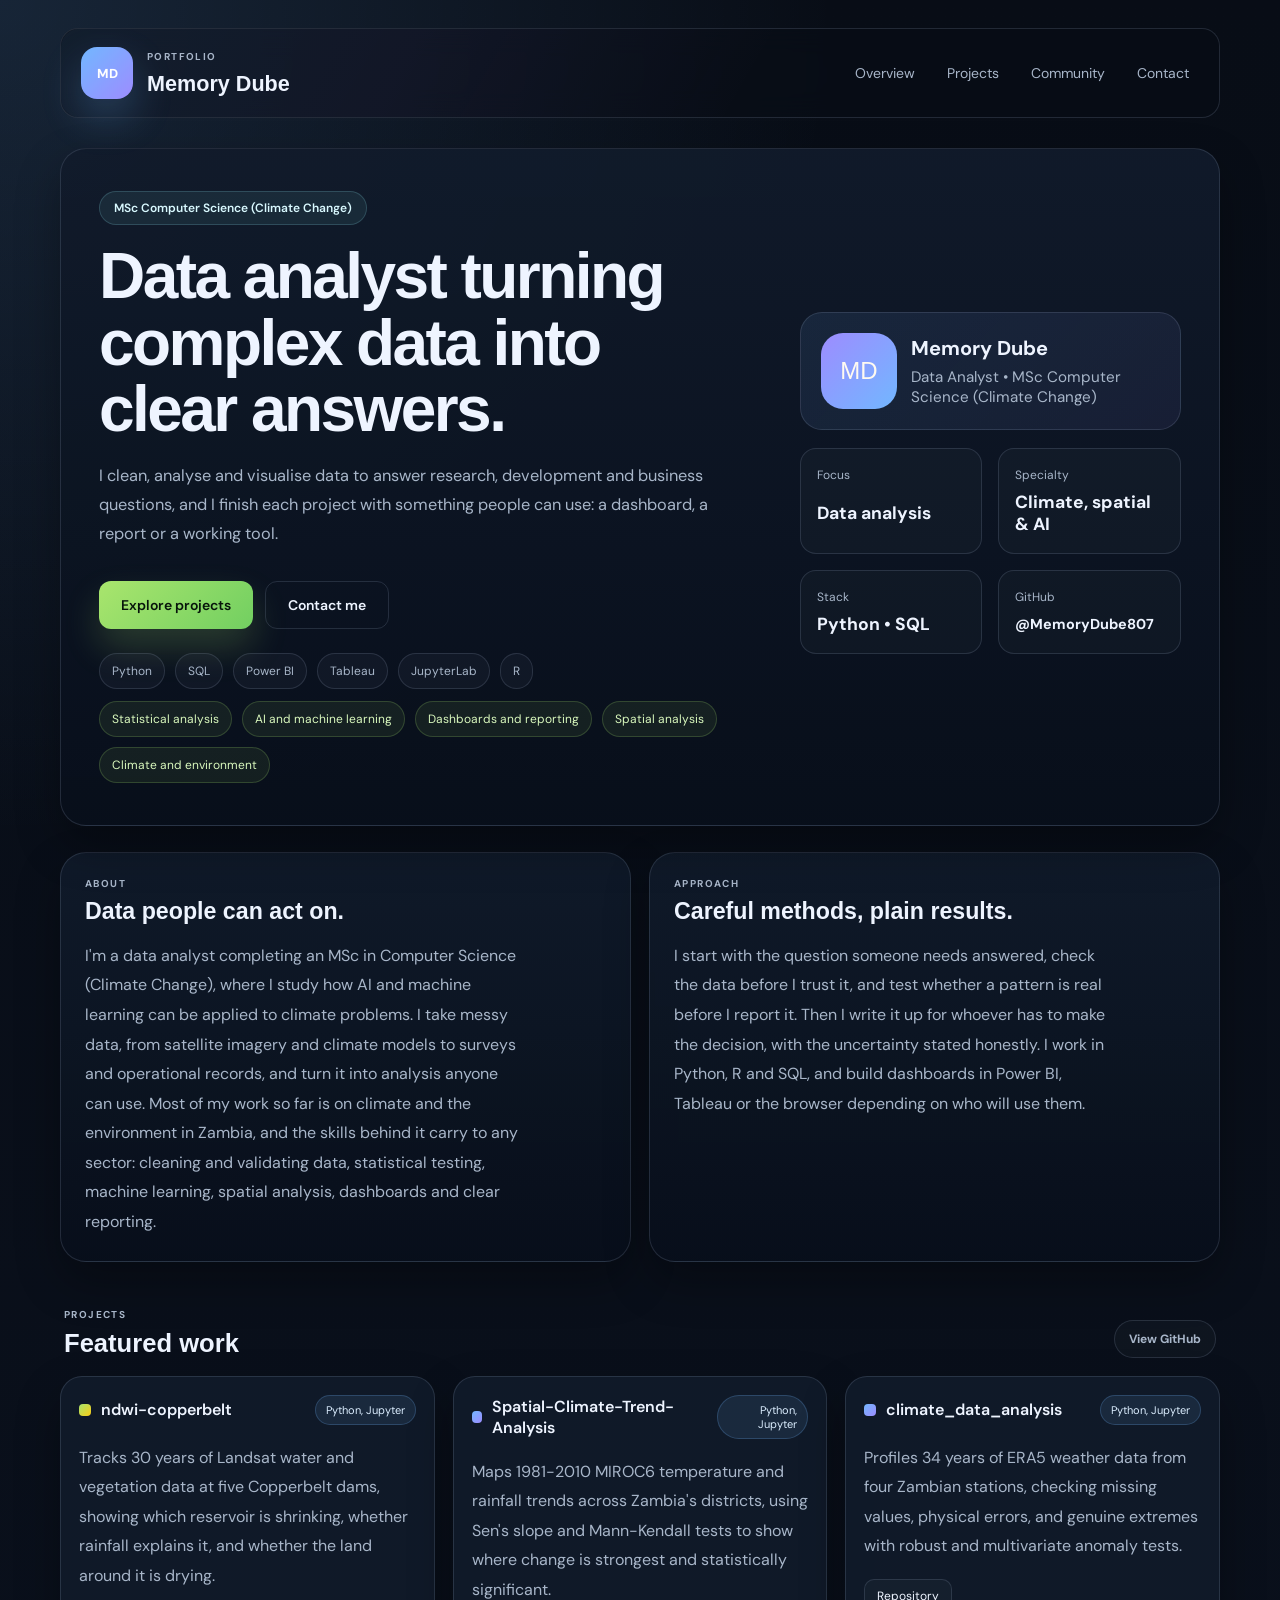
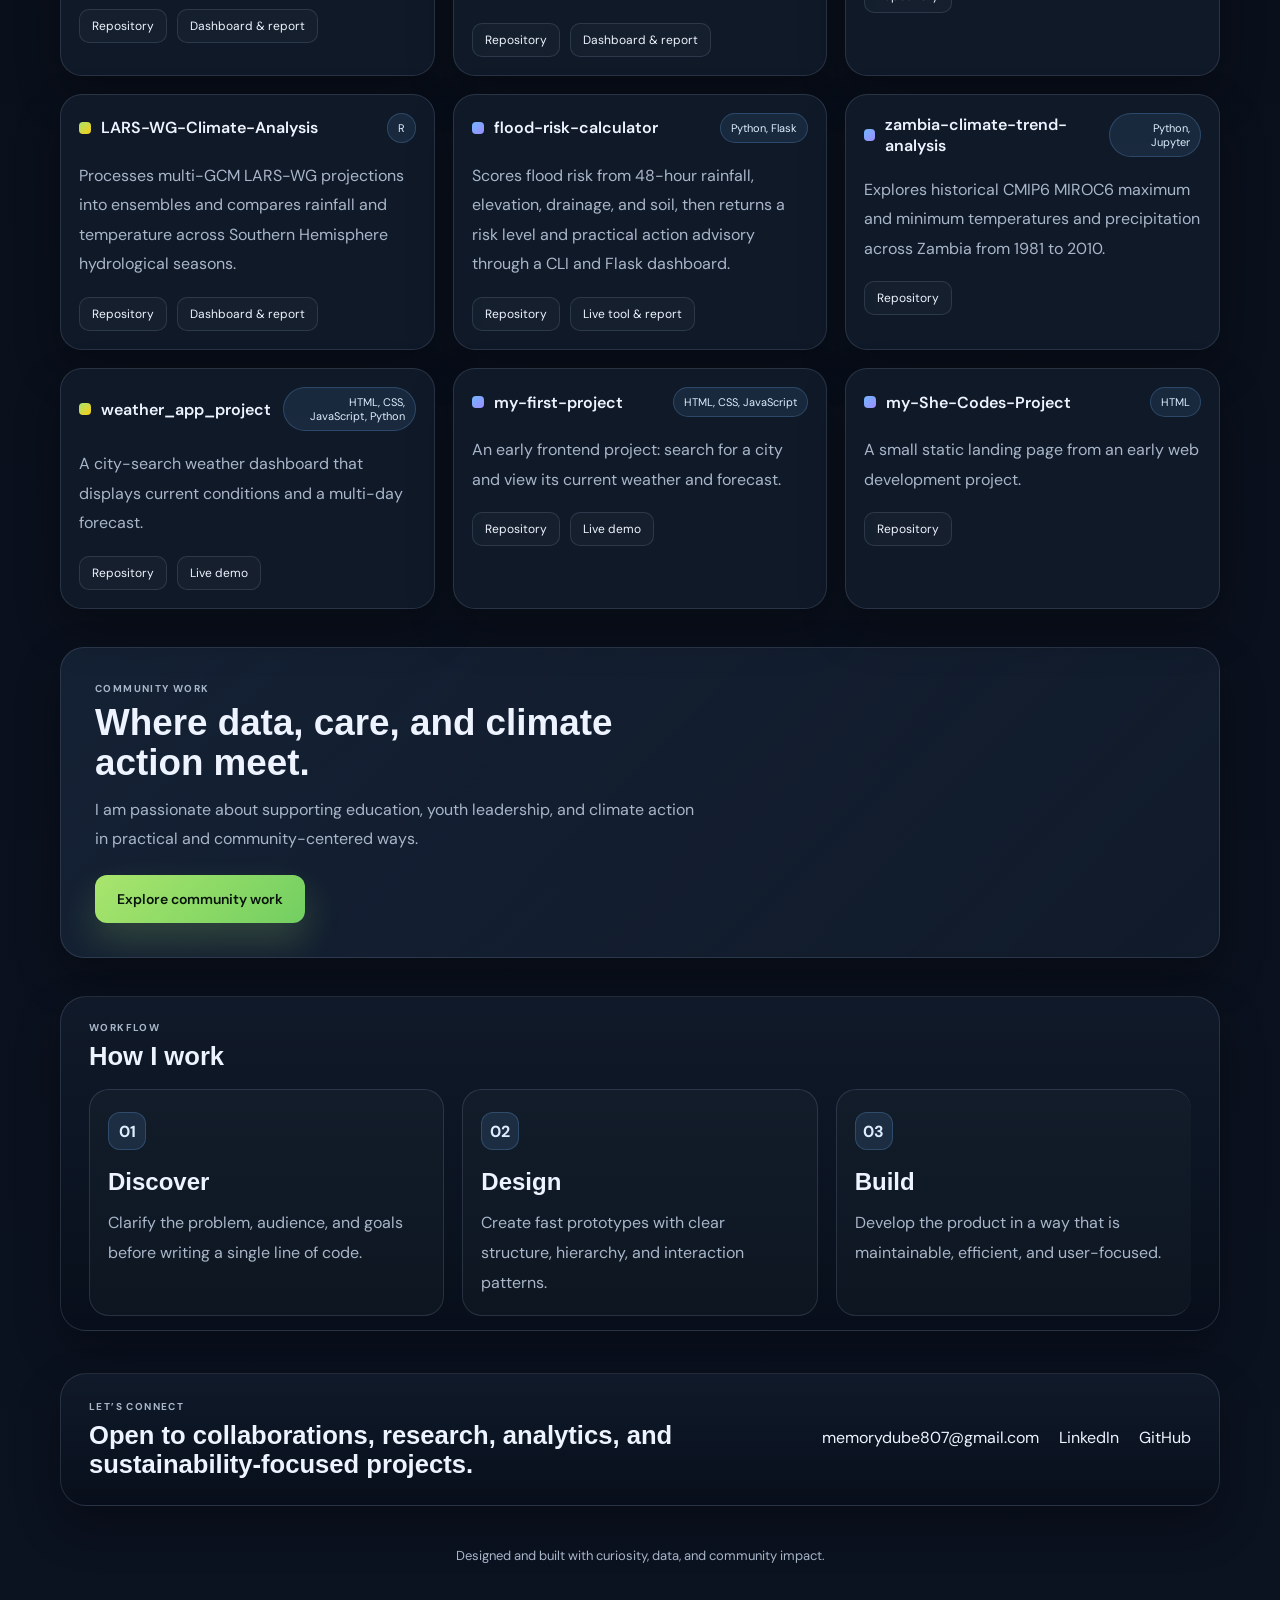
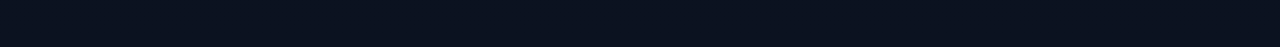
<file: index.html>
<!DOCTYPE html>
<html lang="en">
  <head>
    <meta charset="UTF-8" />
    <meta name="viewport" content="width=device-width, initial-scale=1.0" />
    <title>Memory Dube | Portfolio</title>
    <meta
      name="description"
      content="Portfolio of Memory Dube, data analyst and MSc Computer Science (Climate Change) candidate."
    />
    <link rel="preconnect" href="https://fonts.googleapis.com" />
    <link rel="preconnect" href="https://fonts.gstatic.com" crossorigin />
    <link
      href="https://fonts.googleapis.com/css2?family=DM+Sans:wght@400;500;600;700&family=DM+Serif+Display&display=swap"
      rel="stylesheet"
    />
    <link rel="stylesheet" href="styles.css?v=20261028" />
  </head>
  <body>
    <div class="page-shell">
      <header class="topbar">
        <div class="brand-wrap">
          <div class="brand-mark">MD</div>
          <div>
            <p class="eyebrow">Portfolio</p>
            <h1>Memory Dube</h1>
          </div>
        </div>

        <nav class="main-nav" aria-label="Main navigation">
          <a href="#overview">Overview</a>
          <a href="#projects">Projects</a>
          <a href="community.html">Community</a>
          <a href="#contact">Contact</a>
        </nav>
      </header>

      <main>
        <section id="overview" class="hero card">
          <div class="hero-copy">
            <span class="badge">MSc Computer Science (Climate Change)</span>
            <h2>Data analyst turning complex data into clear answers.</h2>
            <p>
              I clean, analyse and visualise data to answer research, development and business
              questions, and I finish each project with something people can use: a dashboard, a
              report or a working tool.
            </p>

            <div class="cta-row">
              <a href="#projects" class="primary-btn">Explore projects</a>
              <a href="#contact" class="secondary-btn">Contact me</a>
            </div>

            <div class="tag-row" aria-label="Tech stack">
              <span>Python</span>
              <span>SQL</span>
              <span>Power BI</span>
              <span>Tableau</span>
              <span>JupyterLab</span>
              <span>R</span>
            </div>

            <div class="impact-row" aria-label="Focus areas">
              <span>Statistical analysis</span>
              <span>AI and machine learning</span>
              <span>Dashboards and reporting</span>
              <span>Spatial analysis</span>
              <span>Climate and environment</span>
            </div>
          </div>

          <aside class="info-panel">
            <div class="profile-card">
              <div class="avatar" style="flex-shrink: 0">MD</div>
              <div>
                <p class="profile-name">Memory Dube</p>
                <p class="profile-role">Data Analyst • MSc Computer Science (Climate Change)</p>
              </div>
            </div>

            <div class="stat-grid">
              <div>
                <span>Focus</span>
                <strong>Data analysis</strong>
              </div>
              <div>
                <span>Specialty</span>
                <strong>Climate, spatial &amp; AI</strong>
              </div>
              <div>
                <span>Stack</span>
                <strong>Python • SQL</strong>
              </div>
              <div>
                <span>GitHub</span>
                <strong style="font-size: 0.9em; overflow-wrap: anywhere">@MemoryDube807</strong>
              </div>
            </div>
          </aside>
        </section>

        <section class="about-grid">
          <article class="mini-card card">
            <p class="eyebrow">About</p>
            <h3>Data people can act on.</h3>
            <p>
              I'm a data analyst completing an MSc in Computer Science (Climate Change), where I study
              how AI and machine learning can be applied to climate problems. I take messy data, from
              satellite imagery and climate models to surveys and operational records, and turn it into
              analysis anyone can use. Most of my work so far is on climate and the environment in
              Zambia, and the skills behind it carry to any sector: cleaning and validating data,
              statistical testing, machine learning, spatial analysis, dashboards and clear reporting.
            </p>
          </article>

          <article class="mini-card card">
            <p class="eyebrow">Approach</p>
            <h3>Careful methods, plain results.</h3>
            <p>
              I start with the question someone needs answered, check the data before I trust it, and
              test whether a pattern is real before I report it. Then I write it up for whoever has to
              make the decision, with the uncertainty stated honestly. I work in Python, R and SQL, and
              build dashboards in Power BI, Tableau or the browser depending on who will use them.
            </p>
          </article>
        </section>

        <section id="projects" class="section-header">
          <div>
            <p class="eyebrow">Projects</p>
            <h3>Featured work</h3>
          </div>
          <a href="https://github.com/MemoryDube807?tab=repositories" target="_blank" rel="noreferrer">View GitHub</a>
        </section>
        <div id="projectsGrid" class="projects-grid"></div>

        <section class="community-showcase">
          <article class="story-card">
            <div class="story-copy">
              <p class="eyebrow">Community work</p>
              <h3>Where data, care, and climate action meet.</h3>
              <p>
                I am passionate about supporting education, youth leadership, and climate action in
                practical and community-centered ways.
              </p>
              <a href="community.html" class="primary-btn">Explore community work</a>
            </div>
          </article>
        </section>

        <section class="process card">
          <p class="eyebrow">Workflow</p>
          <h3>How I work</h3>
          <div class="process-grid">
            <article>
              <span>01</span>
              <h4>Discover</h4>
              <p>Clarify the problem, audience, and goals before writing a single line of code.</p>
            </article>
            <article>
              <span>02</span>
              <h4>Design</h4>
              <p>Create fast prototypes with clear structure, hierarchy, and interaction patterns.</p>
            </article>
            <article>
              <span>03</span>
              <h4>Build</h4>
              <p>Develop the product in a way that is maintainable, efficient, and user-focused.</p>
            </article>
          </div>
        </section>

        <section id="contact" class="contact card">
          <div>
            <p class="eyebrow">Let’s connect</p>
            <h3>Open to collaborations, research, analytics, and sustainability-focused projects.</h3>
          </div>

          <div class="contact-links">
            <a href="mailto:memorydube807@gmail.com">memorydube807@gmail.com</a>
            <a href="https://www.linkedin.com/in/memory-d-347bab246/" target="_blank" rel="noreferrer">LinkedIn</a>
            <a href="https://github.com/MemoryDube807" target="_blank" rel="noreferrer">GitHub</a>
          </div>
        </section>
      </main>

      <footer class="footer">
        <p>Designed and built with curiosity, data, and community impact.</p>
      </footer>
    </div>

    <script src="script.js?v=20261028b"></script>
  </body>
</html>
</file>
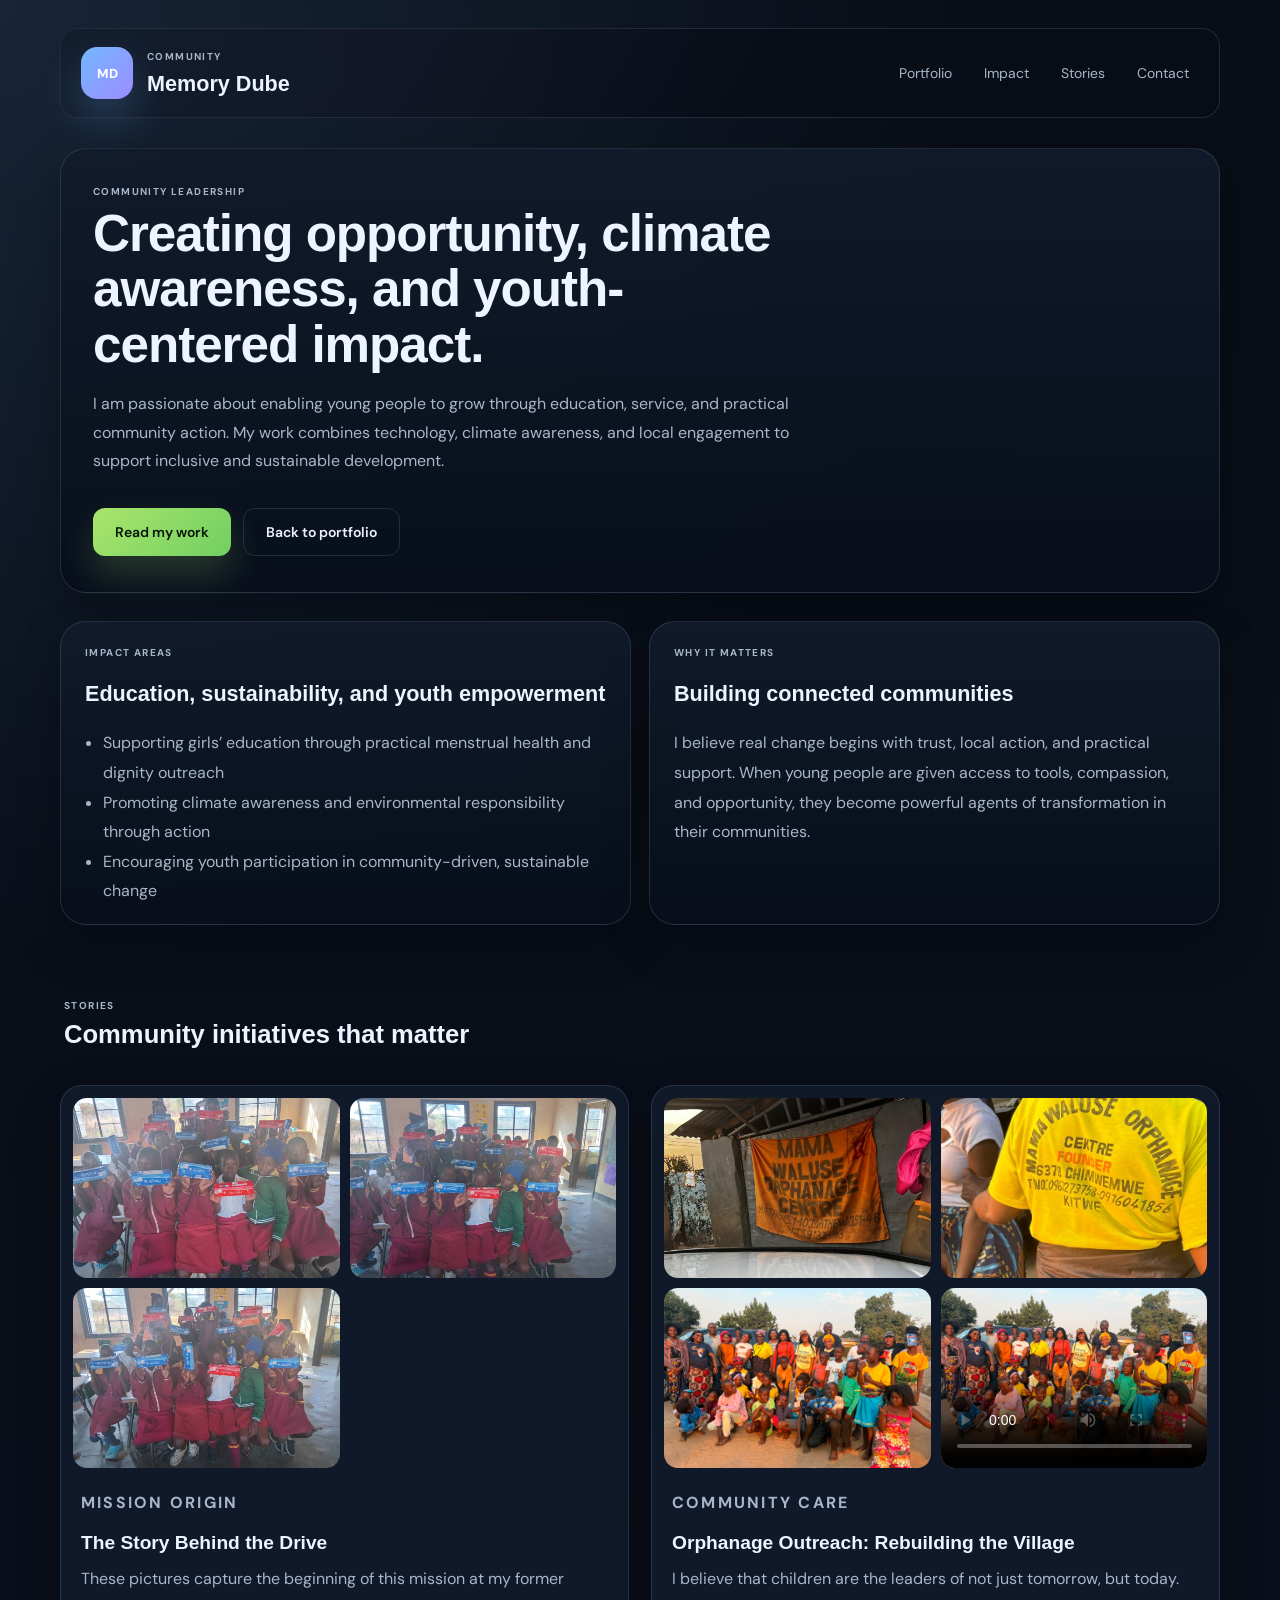
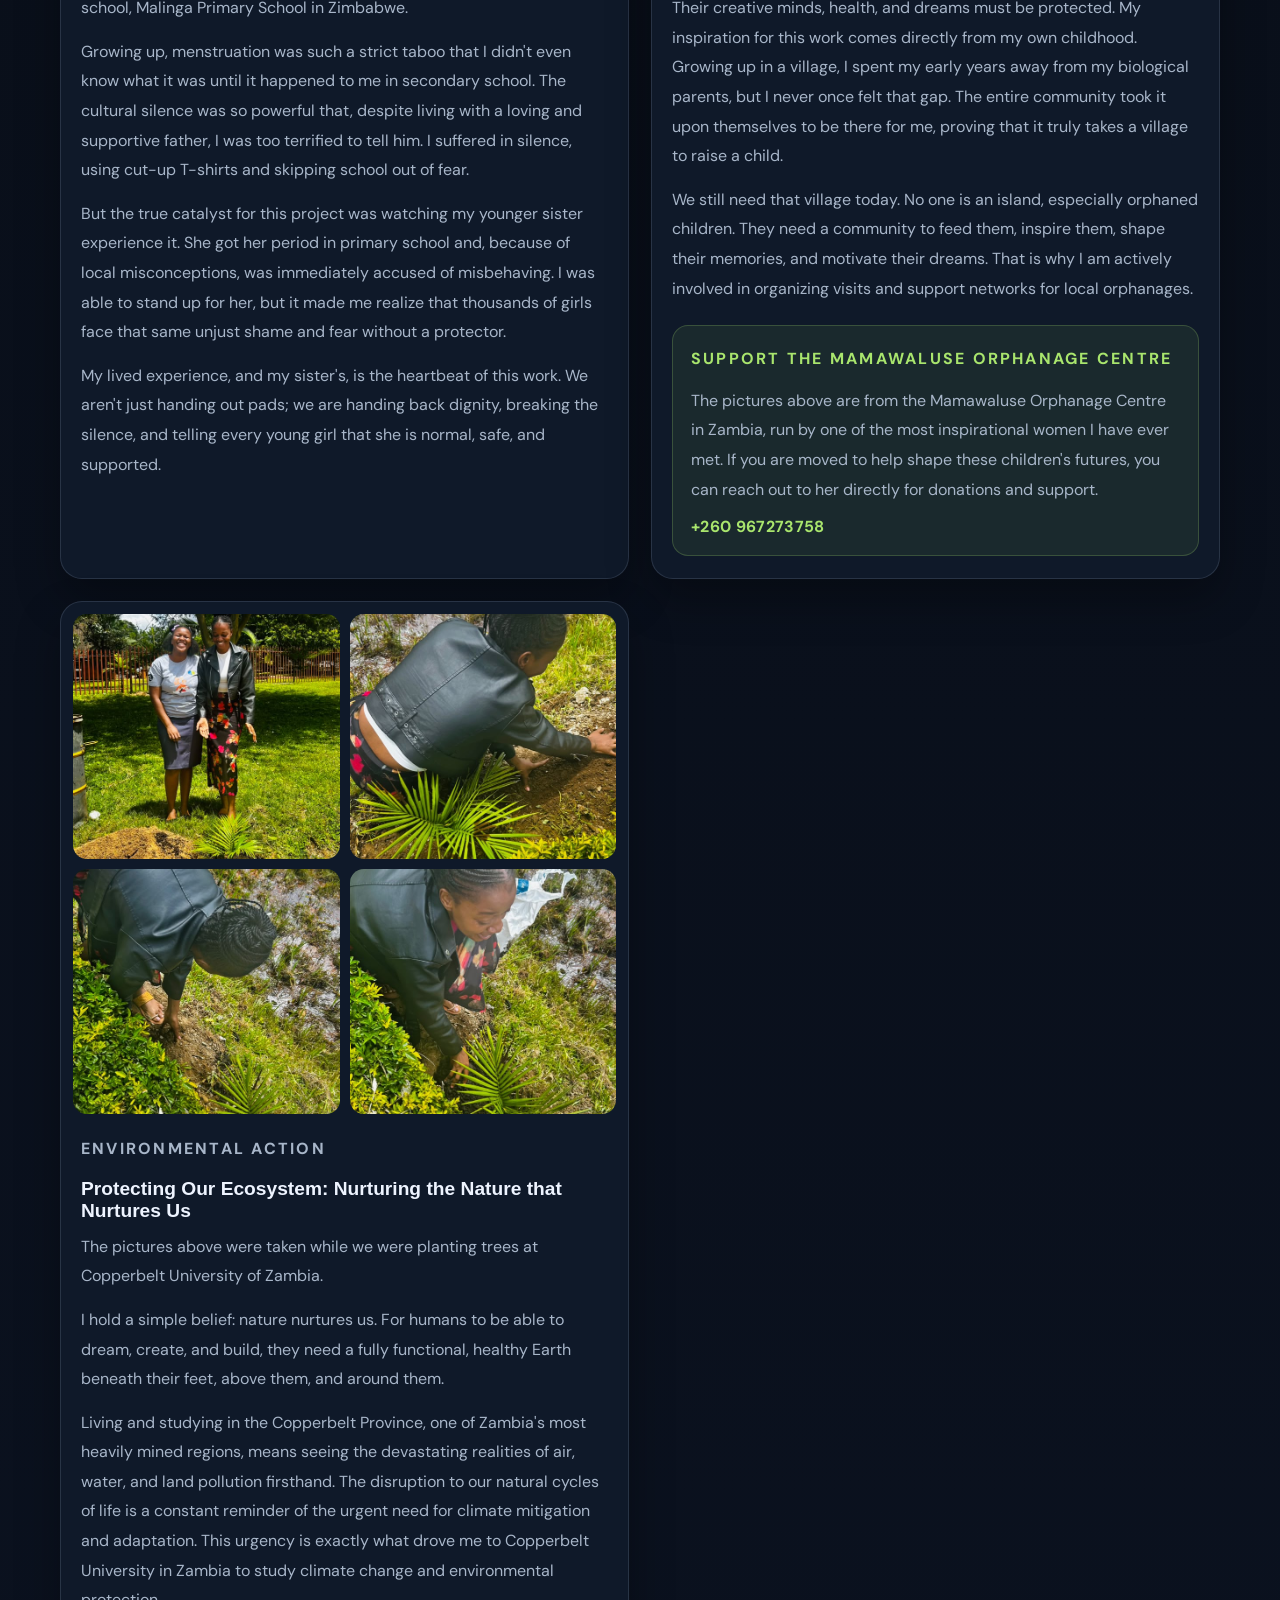
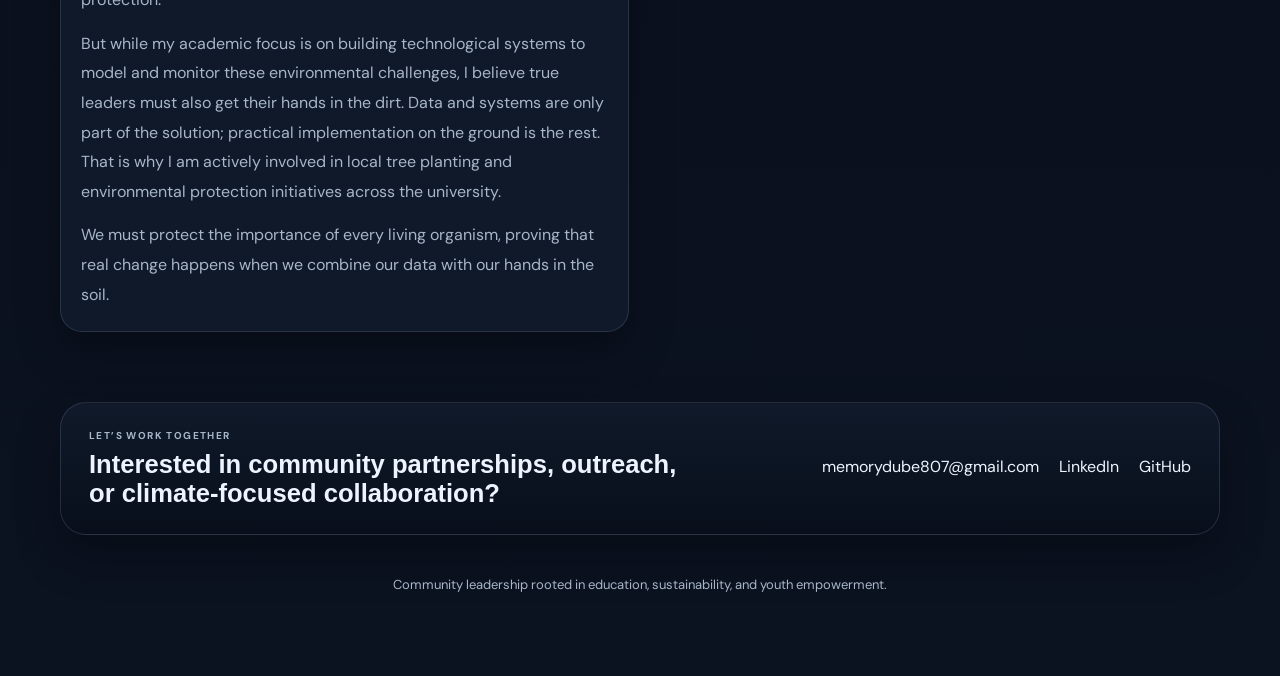
<file: community.html>
<!DOCTYPE html>
<html lang="en">
  <head>
    <meta charset="UTF-8" />
    <meta name="viewport" content="width=device-width, initial-scale=1.0" />
    <title>Community Leadership | Memory Dube</title>
    <meta
      name="description"
      content="Community leadership and impact page for Memory Dube, highlighting education outreach, climate action, and youth empowerment."
    />
    <link rel="preconnect" href="https://fonts.googleapis.com" />
    <link rel="preconnect" href="https://fonts.gstatic.com" crossorigin />
    <link
      href="https://fonts.googleapis.com/css2?family=DM+Sans:wght@400;500;600;700&family=DM+Serif+Display&display=swap"
      rel="stylesheet"
    />
    <link rel="stylesheet" href="styles.css" />
  </head>
  <body class="community-page-body">
    <div class="page-shell community-page-shell">
      <header class="topbar community-header">
        <div class="brand-wrap">
          <div class="brand-mark">MD</div>
          <div>
            <p class="eyebrow">Community</p>
            <h1>Memory Dube</h1>
          </div>
        </div>

        <nav class="main-nav" aria-label="Community navigation">
          <a href="index.html">Portfolio</a>
          <a href="#impact">Impact</a>
          <a href="#stories">Stories</a>
          <a href="#contact">Contact</a>
        </nav>
      </header>

      <main class="community-main">
        <section class="community-hero card">
          <div>
            <p class="eyebrow">Community leadership</p>
            <h2>Creating opportunity, climate awareness, and youth-centered impact.</h2>
            <p>
              I am passionate about enabling young people to grow through education, service, and
              practical community action. My work combines technology, climate awareness, and local
              engagement to support inclusive and sustainable development.
            </p>
            <div class="cta-row">
              <a href="#stories" class="primary-btn">Read my work</a>
              <a href="index.html" class="secondary-btn">Back to portfolio</a>
            </div>
          </div>
        </section>

        <section id="impact" class="impact-layout">
          <article class="impact-stats card">
            <p class="eyebrow">Impact areas</p>
            <h3>Education, sustainability, and youth empowerment</h3>
            <ul>
              <li>Supporting girls’ education through practical menstrual health and dignity outreach</li>
              <li>Promoting climate awareness and environmental responsibility through action</li>
              <li>Encouraging youth participation in community-driven, sustainable change</li>
            </ul>
          </article>

          <article class="impact-stats card">
            <p class="eyebrow">Why it matters</p>
            <h3>Building connected communities</h3>
            <p>
              I believe real change begins with trust, local action, and practical support. When young
              people are given access to tools, compassion, and opportunity, they become powerful agents of
              transformation in their communities.
            </p>
          </article>
        </section>

        <section id="stories" class="story-section">
          <div class="section-header community-section-header">
            <div>
              <p class="eyebrow">Stories</p>
              <h3>Community initiatives that matter</h3>
            </div>
          </div>

          <div class="story-grid">
            <article class="story-card card">
              <div class="story-gallery">
                <img src="pads distribution/girls.jpeg" alt="Girls receiving sanitary pad support" />
                <img src="pads distribution/my girls.jpeg" alt="Girls participating in the pad distribution" />
                <img
                  src="pads distribution/WhatsApp Image 2026-09-14 at 18.25.34.jpeg"
                  alt="Community pad distribution activity"
                />
              </div>
              <div class="story-content">
                <p class="eyebrow">Mission origin</p>
                <h3>The Story Behind the Drive</h3>
                <p>
                  These pictures capture the beginning of this mission at my former school, Malinga
                  Primary School in Zimbabwe.
                </p>
                <p>
                  Growing up, menstruation was such a strict taboo that I didn't even know what it was
                  until it happened to me in secondary school. The cultural silence was so powerful that,
                  despite living with a loving and supportive father, I was too terrified to tell him. I
                  suffered in silence, using cut-up T-shirts and skipping school out of fear.
                </p>
                <p>
                  But the true catalyst for this project was watching my younger sister experience it. She
                  got her period in primary school and, because of local misconceptions, was immediately
                  accused of misbehaving. I was able to stand up for her, but it made me realize that
                  thousands of girls face that same unjust shame and fear without a protector.
                </p>
                <p>
                  My lived experience, and my sister's, is the heartbeat of this work. We aren't just
                  handing out pads; we are handing back dignity, breaking the silence, and telling every
                  young girl that she is normal, safe, and supported.
                </p>
              </div>
            </article>

            <article class="story-card card orphanage-story">
              <div class="story-gallery">
                <img src="orphanage visits/flag.jpeg" alt="Children taking part in an orphanage visit" />
                <img src="orphanage visits/mama.jpeg" alt="Community members during an orphanage visit" />
                <img src="orphanage visits/with kids.jpeg" alt="Spending time with children at the orphanage" />
                <video
                  class="orphanage-video"
                  controls
                  preload="metadata"
                  poster="orphanage visits/with kids.jpeg"
                  aria-label="Video from the Mamawaluse Orphanage Centre visit"
                >
                  <source src="orphanage visits/our kids.mp4" type="video/mp4" />
                  Your browser does not support playing this video.
                </video>
              </div>
              <div class="story-content">
                <p class="eyebrow">Community care</p>
                <h3>Orphanage Outreach: Rebuilding the Village</h3>
                <p>
                  I believe that children are the leaders of not just tomorrow, but today. Their creative
                  minds, health, and dreams must be protected. My inspiration for this work comes directly
                  from my own childhood. Growing up in a village, I spent my early years away from my
                  biological parents, but I never once felt that gap. The entire community took it upon
                  themselves to be there for me, proving that it truly takes a village to raise a child.
                </p>
                <p>
                  We still need that village today. No one is an island, especially orphaned children. They
                  need a community to feed them, inspire them, shape their memories, and motivate their
                  dreams. That is why I am actively involved in organizing visits and support networks for
                  local orphanages.
                </p>
                <div class="story-support">
                  <p class="eyebrow">Support the Mamawaluse Orphanage Centre</p>
                  <p>
                    The pictures above are from the Mamawaluse Orphanage Centre in Zambia, run by one of
                    the most inspirational women I have ever met. If you are moved to help shape these
                    children's futures, you can reach out to her directly for donations and support.
                  </p>
                  <a href="tel:+260967273758" aria-label="Call Mamawaluse Orphanage Centre at plus 260 967 273 758">
                    +260 967273758
                  </a>
                </div>
              </div>
            </article>

            <article class="story-card card environmental-story">
              <div class="story-gallery">
                <img
                  class="tree-result-photo"
                  src="tree_planting/WhatsApp Image 2026-09-12 at 18.27.28.jpeg"
                  alt="Two community members standing beside a newly planted tree"
                />
                <img src="tree_planting/m.jpeg" alt="Hands pressing soil around a newly planted tree" />
                <img src="tree_planting/o.jpeg" alt="Preparing the ground for a tree seedling" />
                <img src="tree_planting/m2.jpeg" alt="A community member planting a palm seedling" />
              </div>
              <div class="story-content">
                <p class="eyebrow">Environmental action</p>
                <h3>Protecting Our Ecosystem: Nurturing the Nature that Nurtures Us</h3>
                <p>
                  The pictures above were taken while we were planting trees at Copperbelt University of
                  Zambia.
                </p>
                <p>
                  I hold a simple belief: nature nurtures us. For humans to be able to dream, create, and
                  build, they need a fully functional, healthy Earth beneath their feet, above them, and
                  around them.
                </p>
                <p>
                  Living and studying in the Copperbelt Province, one of Zambia's most heavily mined
                  regions, means seeing the devastating realities of air, water, and land pollution
                  firsthand. The disruption to our natural cycles of life is a constant reminder of the
                  urgent need for climate mitigation and adaptation. This urgency is exactly what drove me
                  to Copperbelt University in Zambia to study climate change and environmental protection.
                </p>
                <p>
                  But while my academic focus is on building technological systems to model and monitor
                  these environmental challenges, I believe true leaders must also get their hands in the
                  dirt. Data and systems are only part of the solution; practical implementation on the
                  ground is the rest. That is why I am actively involved in local tree planting and
                  environmental protection initiatives across the university.
                </p>
                <p>
                  We must protect the importance of every living organism, proving that real change happens
                  when we combine our data with our hands in the soil.
                </p>
              </div>
            </article>
          </div>
        </section>

        <section id="contact" class="contact card community-contact">
          <div>
            <p class="eyebrow">Let’s work together</p>
            <h3>Interested in community partnerships, outreach, or climate-focused collaboration?</h3>
          </div>

          <div class="contact-links">
            <a href="mailto:memorydube807@gmail.com">memorydube807@gmail.com</a>
            <a href="https://www.linkedin.com/in/memory-d-347bab246/" target="_blank" rel="noreferrer">LinkedIn</a>
            <a href="https://github.com/MemoryDube807" target="_blank" rel="noreferrer">GitHub</a>
          </div>
        </section>
      </main>

      <footer class="footer">
        <p>Community leadership rooted in education, sustainability, and youth empowerment.</p>
      </footer>
    </div>
  </body>
</html>
</file>
<file: styles.css>
:root {
  --bg: #071412;
  --bg-2: #10201c;
  --panel: rgba(16, 32, 28, 0.86);
  --panel-strong: #142923;
  --card: rgba(18, 35, 30, 0.92);
  --card-soft: rgba(16, 32, 28, 0.72);
  --line: rgba(182, 211, 194, 0.16);
  --text: #f2f6e9;
  --muted: #afc1b3;
  --blue: #7dd3b0;
  --cyan: #a7f3d0;
  --purple: #f0b67f;
  --green: #b8e986;
  --shadow: 0 24px 60px rgba(1, 12, 8, 0.42);
}

* {
  box-sizing: border-box;
}

html {
  scroll-behavior: smooth;
}

body {
  margin: 0;
  min-height: 100vh;
  font-family: "DM Sans", sans-serif;
  background:
    radial-gradient(circle at top left, rgba(96, 165, 250, 0.2), transparent 18%),
    radial-gradient(circle at bottom right, rgba(167, 139, 250, 0.18), transparent 25%),
    linear-gradient(180deg, var(--bg) 0%, #0a1425 100%);
  color: var(--text);
}

img {
  display: block;
  max-width: 100%;
}

a {
  color: inherit;
  text-decoration: none;
}

.page-shell {
  max-width: 1200px;
  margin: 0 auto;
  padding: 28px 20px 60px;
}

.card {
  background: linear-gradient(180deg, rgba(15, 23, 42, 0.9), rgba(8, 15, 27, 0.95));
  border: 1px solid var(--line);
  border-radius: 26px;
  box-shadow: var(--shadow);
}

.topbar {
  display: flex;
  align-items: center;
  justify-content: space-between;
  gap: 18px;
  margin-bottom: 30px;
  padding: 18px 20px;
  position: sticky;
  top: 12px;
  z-index: 10;
  background: rgba(8, 15, 27, 0.7);
  border: 1px solid var(--line);
  border-radius: 18px;
  backdrop-filter: blur(14px);
}

.topbar::before {
  content: "";
  position: absolute;
  inset: 0;
  background: linear-gradient(120deg, rgba(96, 165, 250, 0.08), rgba(167, 139, 250, 0.06), transparent 60%);
  border-radius: inherit;
  pointer-events: none;
}

.brand-wrap,
.main-nav {
  position: relative;
  z-index: 1;
}

.brand-wrap {
  display: flex;
  align-items: center;
  gap: 14px;
}

.brand-mark {
  width: 52px;
  height: 52px;
  border-radius: 16px;
  display: grid;
  place-items: center;
  background: linear-gradient(135deg, var(--blue), var(--purple));
  color: #fff;
  font-weight: 800;
  box-shadow: 0 18px 40px rgba(96, 165, 250, 0.35);
}

.brand-wrap h1,
.hero-copy h2,
.section-title-row h3,
.section-header h3,
.contact h3,
.process h3,
.mini-card h3 {
  margin: 0;
}

h1,
h2,
h3,
h4 {
  font-family: "Space Grotesk", sans-serif;
}

.eyebrow {
  margin: 0 0 8px;
  font-size: 11px;
  letter-spacing: 0.16em;
  text-transform: uppercase;
  color: var(--muted);
}

.main-nav {
  display: flex;
  align-items: center;
  gap: 6px;
  flex-wrap: wrap;
  font-size: 14px;
  color: var(--muted);
}

.main-nav a,
.section-header a,
.contact-links a {
  transition: color 0.2s ease;
}

.main-nav a:hover,
.section-header a:hover,
.contact-links a:hover {
  color: var(--text);
}

.main-nav a {
  padding: 9px 11px;
  border-radius: 10px;
}

.main-nav a:hover {
  background: rgba(184, 233, 134, 0.09);
}

.hero {
  display: grid;
  grid-template-columns: 1.4fr 0.8fr;
  gap: 42px;
  padding: 52px 48px;
  overflow: hidden;
}

.hero-copy {
  display: flex;
  flex-direction: column;
  justify-content: center;
}

.badge {
  display: inline-flex;
  width: fit-content;
  align-items: center;
  padding: 8px 14px;
  border-radius: 999px;
  background: rgba(103, 232, 249, 0.09);
  border: 1px solid rgba(103, 232, 249, 0.18);
  color: #d9f9ff;
  font-size: 12px;
  font-weight: 600;
}

.hero-copy h2 {
  margin-top: 18px;
  max-width: 600px;
  font-size: clamp(2.4rem, 5vw, 4.3rem);
  line-height: 1.03;
  letter-spacing: -0.04em;
}

.hero-copy p {
  margin: 18px 0 0;
  max-width: 620px;
  color: var(--muted);
  font-size: 1.02rem;
  line-height: 1.8;
}

.cta-row {
  display: flex;
  flex-wrap: wrap;
  gap: 12px;
  margin-top: 28px;
}

.primary-btn,
.secondary-btn {
  display: inline-flex;
  align-items: center;
  justify-content: center;
  min-height: 48px;
  padding: 0 22px;
  border-radius: 12px;
  font-weight: 600;
  transition: transform 0.2s ease, box-shadow 0.2s ease;
}

.primary-btn {
  background: linear-gradient(135deg, var(--green), #22c55e);
  color: #04160e;
  box-shadow: 0 18px 36px rgba(74, 222, 128, 0.24);
}

.secondary-btn {
  background: rgba(148, 163, 184, 0.04);
  border: 1px solid var(--line);
  color: var(--text);
}

.primary-btn:hover,
.secondary-btn:hover {
  transform: translateY(-1px);
}

.tag-row,
.impact-row {
  display: flex;
  flex-wrap: wrap;
  gap: 12px;
  margin-top: 24px;
}

.tag-row span,
.impact-row span {
  display: inline-flex;
  align-items: center;
  padding: 9px 12px;
  border-radius: 999px;
  background: rgba(148, 163, 184, 0.05);
  border: 1px solid var(--line);
  color: var(--muted);
  font-size: 12px;
}

.impact-row span {
  background: rgba(74, 222, 128, 0.08);
  border-color: rgba(74, 222, 128, 0.18);
  color: #d7fce6;
}

.info-panel {
  display: flex;
  flex-direction: column;
  gap: 18px;
  justify-content: center;
}

.profile-card {
  display: flex;
  align-items: center;
  gap: 16px;
  padding: 20px;
  background: linear-gradient(135deg, rgba(96, 165, 250, 0.1), rgba(167, 139, 250, 0.08));
  border: 1px solid var(--line);
  border-radius: 22px;
}

.avatar {
  width: 76px;
  height: 76px;
  border-radius: 22px;
  display: grid;
  place-items: center;
  background: linear-gradient(135deg, var(--purple), var(--blue));
  color: white;
  font-size: 1.5rem;
  font-weight: 800;
}

.profile-name {
  margin: 0;
  font-size: 1.3rem;
  font-weight: 700;
}

.profile-role {
  margin: 6px 0 0;
  color: var(--muted);
  font-size: 0.95rem;
}

.stat-grid {
  display: grid;
  grid-template-columns: repeat(2, minmax(0, 1fr));
  gap: 16px;
}

.stat-grid div {
  padding: 18px 16px;
  background: rgba(148, 163, 184, 0.04);
  border: 1px solid var(--line);
  border-radius: 16px;
  display: grid;
  gap: 8px;
}

.stat-grid span {
  color: var(--muted);
  font-size: 12px;
}

.stat-grid strong {
  font-size: 1rem;
}

.metrics {
  margin-top: 28px;
  padding: 26px 30px 18px;
}

.section-title-row,
.section-header {
  display: flex;
  align-items: center;
  justify-content: space-between;
  gap: 12px;
}

.live-pill {
  color: var(--green);
  font-size: 13px;
  font-weight: 600;
}

.metrics-grid {
  margin-top: 20px;
  display: grid;
  grid-template-columns: repeat(4, minmax(0, 1fr));
  gap: 16px;
}

.metrics-grid article {
  padding: 20px 18px;
  background: rgba(148, 163, 184, 0.04);
  border: 1px solid var(--line);
  border-radius: 18px;
  display: grid;
  gap: 10px;
}

.metrics-grid span {
  color: var(--muted);
  font-size: 12px;
}

.metrics-grid strong {
  font-size: clamp(1.5rem, 2.5vw, 2.2rem);
}

.about-grid {
  display: grid;
  grid-template-columns: repeat(2, minmax(0, 1fr));
  gap: 18px;
  margin-top: 26px;
}

.mini-card {
  padding: 24px 24px 20px;
}

.mini-card p:last-child {
  color: var(--muted);
  line-height: 1.8;
  margin: 14px 0 0;
}

.section-header {
  margin-top: 58px;
  margin-bottom: 20px;
  padding: 0 4px;
}

.pill,
.section-header a {
  display: inline-flex;
  align-items: center;
  justify-content: center;
  min-height: 38px;
  padding: 0 14px;
  border-radius: 999px;
  background: rgba(148, 163, 184, 0.04);
  border: 1px solid var(--line);
  color: var(--muted);
  font-size: 12px;
}

.projects-grid,
.video-grid {
  display: grid;
  grid-template-columns: repeat(3, minmax(0, 1fr));
  gap: 18px;
}

.project-card,
.video-card {
  background: rgba(17, 24, 39, 0.9);
  border: 1px solid var(--line);
  border-radius: 22px;
  overflow: hidden;
  transition: transform 0.22s ease, border-color 0.22s ease, box-shadow 0.22s ease;
}

.project-card {
  padding: 22px;
}

.project-card:hover,
.video-card:hover {
  transform: translateY(-4px);
  border-color: rgba(96, 165, 250, 0.32);
  box-shadow: 0 18px 32px rgba(15, 23, 42, 0.4);
}

.project-top {
  display: flex;
  align-items: center;
  justify-content: space-between;
  gap: 12px;
  margin-bottom: 18px;
}

.repo-icon {
  display: inline-flex;
  align-items: center;
  gap: 10px;
  font-weight: 600;
  color: var(--text);
}

.repo-icon::before {
  content: "";
  display: inline-block;
  width: 12px;
  height: 12px;
  border-radius: 4px;
  background: linear-gradient(135deg, var(--green), #facc15);
}

.lang {
  display: inline-flex;
  align-items: center;
  justify-content: center;
  padding: 7px 10px;
  border-radius: 999px;
  background: rgba(96, 165, 250, 0.1);
  border: 1px solid rgba(96, 165, 250, 0.22);
  color: #e0efff;
  font-size: 11px;
}

.project-card h4,
.video-card h4 {
  margin: 0 0 10px;
  font-size: 1.15rem;
}

.project-card p,
.video-card p {
  margin: 0;
  color: var(--muted);
  line-height: 1.75;
  font-size: 14px;
}

.meta-row {
  display: flex;
  align-items: center;
  justify-content: space-between;
  gap: 10px;
  margin-top: 18px;
  padding-top: 14px;
  border-top: 1px solid var(--line);
  color: var(--muted);
  font-size: 12px;
}

.meta-row .stars {
  display: inline-flex;
  align-items: center;
  gap: 6px;
}

.meta-row .stars::before {
  content: "★";
  color: #facc15;
}

.project-links {
  margin-top: 18px;
  display: flex;
  flex-wrap: wrap;
  gap: 10px;
}

.project-links a {
  padding: 8px 12px;
  border-radius: 10px;
  border: 1px solid var(--line);
  background: rgba(148, 163, 184, 0.04);
  color: var(--text);
  font-size: 12px;
}

.process {
  margin-top: 38px;
  padding: 24px 28px 14px;
}

.process-grid {
  display: grid;
  grid-template-columns: repeat(3, minmax(0, 1fr));
  gap: 18px;
  margin-top: 18px;
}

.process-grid article {
  padding: 22px 18px 18px;
  border-radius: 20px;
  background: rgba(148, 163, 184, 0.04);
  border: 1px solid var(--line);
  transition: transform 0.2s ease, border-color 0.2s ease;
}

.process-grid article:hover {
  transform: translateY(-3px);
  border-color: rgba(103, 232, 249, 0.28);
}

.process-grid span {
  display: inline-flex;
  width: 38px;
  height: 38px;
  align-items: center;
  justify-content: center;
  border-radius: 12px;
  margin-bottom: 18px;
  background: rgba(96, 165, 250, 0.12);
  border: 1px solid rgba(96, 165, 250, 0.22);
  color: #dfeeff;
  font-weight: 700;
}

.process-grid h4 {
  margin: 0 0 12px;
  font-size: 1.1rem;
}

.process-grid p {
  margin: 0;
  color: var(--muted);
  line-height: 1.8;
}

.video-card {
  padding: 0;
}

.video-embed {
  width: 100%;
  position: relative;
  aspect-ratio: 16 / 9;
  background: #020817;
  border-bottom: 1px solid var(--line);
}

.video-card .video-embed iframe {
  filter: saturate(0.85);
}

.video-embed iframe {
  width: 100%;
  height: 100%;
  border: 0;
}

.video-body {
  padding: 18px;
}

.contact {
  display: flex;
  align-items: center;
  justify-content: space-between;
  gap: 18px;
  margin-top: 42px;
  padding: 26px 28px;
}

.contact-links {
  display: flex;
  flex-wrap: wrap;
  gap: 18px;
  color: var(--muted);
}

.footer {
  padding: 22px 8px 10px;
  text-align: center;
  color: var(--muted);
  font-size: 13px;
}

.community-page-body {
  background:
    radial-gradient(circle at top left, rgba(96, 165, 250, 0.18), transparent 18%),
    radial-gradient(circle at bottom right, rgba(74, 222, 128, 0.12), transparent 20%),
    linear-gradient(180deg, var(--bg) 0%, #091b17 100%);
}

.community-page-shell {
  max-width: 1100px;
}

.community-main {
  display: grid;
  gap: 28px;
}

.community-hero {
  padding: 36px 32px;
}

.community-hero h2 {
  margin: 0;
  max-width: 700px;
  font-size: clamp(2.2rem, 4vw, 3.6rem);
  line-height: 1.08;
  letter-spacing: -0.06em;
}

.community-hero p:last-of-type {
  color: var(--muted);
  line-height: 1.8;
  max-width: 700px;
  margin-top: 18px;
}

.impact-layout {
  display: grid;
  grid-template-columns: repeat(2, minmax(0, 1fr));
  gap: 18px;
}

.impact-stats {
  padding: 24px 24px 18px;
}

.impact-stats ul {
  margin: 12px 0 0;
  padding-left: 18px;
  color: var(--muted);
  line-height: 1.8;
}

.impact-stats p:last-child {
  margin: 12px 0 0;
  color: var(--muted);
  line-height: 1.8;
}

.story-section {
  display: grid;
  gap: 18px;
}

.community-section-header {
  margin-top: 0;
  margin-bottom: 8px;
}

.story-grid {
  display: grid;
  grid-template-columns: repeat(2, minmax(0, 1fr));
  gap: 18px;
}

.story-card:last-child {
  grid-column: 1 / -1;
}

.story-card {
  overflow: hidden;
  background: rgba(17, 24, 39, 0.9);
  border: 1px solid var(--line);
  border-radius: 24px;
  box-shadow: var(--shadow);
}

.community-showcase {
  margin-top: 34px;
}

.community-showcase .story-card {
  background:
    linear-gradient(110deg, rgba(184, 233, 134, 0.14), rgba(18, 35, 30, 0.94) 55%),
    rgba(18, 35, 30, 0.92);
}

.story-copy {
  max-width: 680px;
  padding: 34px;
}

.story-copy h3 {
  max-width: 540px;
  margin: 0 0 12px;
  font-size: clamp(1.6rem, 3vw, 2.3rem);
}

.story-copy p:not(.eyebrow) {
  max-width: 600px;
  margin: 0 0 22px;
  color: var(--muted);
  line-height: 1.8;
}

.story-card img {
  width: 100%;
  height: 260px;
  object-fit: cover;
  display: block;
}

.story-gallery {
  display: grid;
  grid-template-columns: repeat(2, minmax(0, 1fr));
  gap: 10px;
  padding: 12px 12px 0;
  overflow: hidden;
}

.story-gallery img {
  width: 100%;
  height: 156px;
  object-fit: cover;
  display: block;
  border-radius: 14px;
  transition: transform 0.35s ease, filter 0.35s ease;
}

.story-gallery video {
  width: 100%;
  height: 156px;
  object-fit: cover;
  display: block;
  border-radius: 14px;
  background: #050910;
}

.story-gallery img:first-child {
  grid-column: auto;
  height: 180px;
}

.story-gallery .tree-result-photo {
  object-fit: contain;
  background: #10261d;
}

.story-gallery:hover img {
  filter: saturate(0.78);
}

.story-gallery img:hover {
  filter: saturate(1.08);
  transform: scale(1.035);
}

.story-gallery video:focus-visible {
  outline: 2px solid var(--cyan);
  outline-offset: 3px;
}

.story-gallery .orphanage-video {
  grid-column: auto;
  height: 180px;
}

.orphanage-story .story-gallery {
  grid-template-columns: repeat(2, minmax(0, 1fr));
}

.orphanage-story .story-gallery img:first-child {
  height: 180px;
}

.orphanage-story .story-gallery img:not(:first-child) {
  height: 180px;
}

.environmental-story .story-gallery {
  grid-template-columns: repeat(2, minmax(0, 1fr));
  grid-template-rows: auto;
}

.environmental-story .story-gallery img,
.environmental-story .story-gallery img:first-child {
  grid-column: auto;
  grid-row: auto;
  height: 180px;
}

.story-content {
  padding: 20px 20px 22px;
}

.story-content h3 {
  margin: 0 0 10px;
  font-size: 1.2rem;
}

.story-content p {
  margin: 0 0 14px;
  color: var(--muted);
  line-height: 1.8;
}

.story-content p:last-child {
  margin-bottom: 0;
}

.story-support {
  margin-top: 22px;
  padding: 18px;
  background: rgba(184, 233, 134, 0.08);
  border: 1px solid rgba(184, 233, 134, 0.2);
  border-radius: 16px;
}

.story-support .eyebrow {
  color: var(--green);
}

.story-support p {
  margin-bottom: 12px;
}

.story-support a {
  display: inline-flex;
  color: var(--green);
  font-weight: 700;
  letter-spacing: 0.02em;
}

.community-contact {
  display: flex;
  flex-wrap: wrap;
  justify-content: space-between;
  align-items: center;
  gap: 18px;
  padding: 26px 28px;
}

.contact {
  background:
    linear-gradient(110deg, rgba(125, 211, 176, 0.1), transparent 60%),
    linear-gradient(180deg, rgba(15, 35, 28, 0.95), rgba(8, 23, 18, 0.98));
}

@media (max-width: 980px) {
  .hero {
    grid-template-columns: 1fr;
    padding: 38px 30px;
  }

  .projects-grid,
  .video-grid,
  .metrics-grid,
  .process-grid,
  .impact-layout,
  .story-grid {
    grid-template-columns: 1fr;
  }

  .story-card:last-child {
    grid-column: auto;
  }

  .contact {
    flex-direction: column;
    align-items: flex-start;
  }
}

@media (prefers-reduced-motion: reduce) {
  *, *::before, *::after {
    animation: none !important;
    transition: none !important;
    scroll-behavior: auto !important;
  }
}

@media (max-width: 640px) {
  .page-shell {
    padding-left: 14px;
    padding-right: 14px;
  }

  .topbar,
  .section-header,
  .section-title-row {
    flex-direction: column;
    align-items: flex-start;
  }

  .main-nav {
    gap: 10px 14px;
  }

  .hero,
  .metrics,
  .contact {
    padding-left: 18px;
    padding-right: 18px;
  }

  .tag-row,
  .contact-links,
  .project-links {
    gap: 8px;
  }

  .about-grid,
  .projects-grid,
  .video-grid,
  .metrics-grid,
  .process-grid,
  .stat-grid,
  .community-showcase {
    grid-template-columns: 1fr;
  }

  .hero-copy h2 {
    font-size: 2.4rem;
  }

  .story-copy {
    padding: 26px 22px;
  }

  .story-gallery img:first-child {
    height: 200px;
  }

  .story-gallery img,
  .story-gallery img:first-child,
  .story-gallery video,
  .story-gallery .orphanage-video,
  .orphanage-story .story-gallery img:first-child,
  .orphanage-story .story-gallery img:not(:first-child),
  .environmental-story .story-gallery img,
  .environmental-story .story-gallery img:first-child {
    height: 150px;
  }
}

/* Editorial layer: a publication-like system for the portfolio and community pages. */
:root {
  --bg: #08090b;
  --bg-2: #111318;
  --panel: #121419;
  --panel-strong: #1a1d24;
  --card: #121419;
  --card-soft: #181b22;
  --line: rgba(226, 232, 240, 0.18);
  --text: #f4f1ea;
  --muted: #a9adb7;
  --blue: #77b7ff;
  --cyan: #bde7ff;
  --purple: #ff9d78;
  --green: #c5e86c;
  --shadow: 0 18px 38px rgba(0, 0, 0, 0.42);
}

body {
  background:
    radial-gradient(circle at top left, rgba(119, 183, 255, 0.1), transparent 23%),
    radial-gradient(circle at bottom right, rgba(255, 157, 120, 0.08), transparent 25%),
    linear-gradient(180deg, var(--bg) 0%, #0b0c10 100%);
  color: var(--text);
}

.page-shell {
  max-width: 1180px;
  padding: 22px 28px 64px;
}

.card,
.project-card,
.video-card,
.story-card {
  border: 1px solid var(--line);
  border-radius: 2px;
  box-shadow: var(--shadow);
}

.topbar {
  position: relative;
  top: auto;
  margin-bottom: 54px;
  padding: 16px 0 15px;
  border: 0;
  border-bottom: 1px solid var(--line);
  border-radius: 0;
  background: transparent;
  backdrop-filter: none;
}

.topbar::before {
  display: none;
}

.brand-mark {
  width: 44px;
  height: 44px;
  border-radius: 50%;
  background: linear-gradient(135deg, var(--blue), var(--purple));
  color: #071412;
  box-shadow: none;
  font-size: 13px;
}

.brand-wrap h1 {
  font-family: "DM Serif Display", Georgia, serif;
  font-size: 1.45rem;
  font-weight: 400;
}

h1,
h2,
h3,
h4 {
  font-family: "DM Serif Display", Georgia, serif;
  font-weight: 400;
  letter-spacing: 0;
}

.eyebrow {
  color: var(--purple);
  font-size: 10px;
  font-weight: 700;
  letter-spacing: 0.14em;
}

.main-nav {
  gap: 2px;
  color: var(--text);
  font-size: 12px;
  font-weight: 700;
  letter-spacing: 0.08em;
  text-transform: uppercase;
}

.main-nav a {
  padding: 8px 10px;
  border-radius: 0;
}

.main-nav a:hover {
  background: rgba(184, 233, 134, 0.12);
  color: var(--text);
}

.hero {
  grid-template-columns: minmax(0, 1.55fr) minmax(250px, 0.75fr);
  gap: 64px;
  min-height: 520px;
  padding: 62px 0 70px;
  border: 0;
  border-bottom: 1px solid var(--line);
  border-radius: 0;
  background: transparent;
}

.badge {
  border: 0;
  border-left: 3px solid var(--purple);
  border-radius: 0;
  padding: 4px 0 4px 12px;
  background: transparent;
  color: var(--text);
  font-size: 11px;
  letter-spacing: 0.08em;
  text-transform: uppercase;
}

.hero-copy h2 {
  max-width: 760px;
  margin-top: 22px;
  font-size: clamp(3.2rem, 7vw, 6.7rem);
  line-height: 0.96;
  letter-spacing: -0.025em;
}

.hero-copy p {
  max-width: 590px;
  margin-top: 28px;
  color: var(--muted);
  font-size: 1rem;
  line-height: 1.85;
}

.cta-row {
  margin-top: 32px;
}

.primary-btn,
.secondary-btn {
  min-height: 44px;
  border-radius: 0;
  padding: 0 18px;
  font-size: 12px;
  letter-spacing: 0.04em;
  text-transform: uppercase;
}

.primary-btn {
  background: var(--green);
  color: #071412;
  box-shadow: none;
}

.secondary-btn {
  border-color: var(--line);
  background: transparent;
  color: var(--text);
}

.tag-row,
.impact-row {
  gap: 8px;
  margin-top: 34px;
}

.tag-row span,
.impact-row span {
  border: 0;
  border-bottom: 1px solid var(--line);
  border-radius: 0;
  padding: 6px 0;
  margin-right: 10px;
  background: transparent;
  color: var(--muted);
}

.impact-row {
  margin-top: 10px;
}

.impact-row span {
  color: var(--blue);
}

.info-panel {
  align-self: end;
  padding-bottom: 8px;
}

.profile-card {
  gap: 14px;
  padding: 0 0 20px;
  border: 0;
  border-bottom: 1px solid var(--line);
  border-radius: 0;
  background: transparent;
}

.avatar {
  width: 58px;
  height: 58px;
  border-radius: 50%;
  background: var(--purple);
  color: #fffaf1;
  font-family: "DM Serif Display", Georgia, serif;
  font-weight: 400;
}

.profile-name {
  font-family: "DM Serif Display", Georgia, serif;
  font-size: 1.25rem;
  font-weight: 400;
}

.profile-role,
.stat-grid span {
  color: var(--muted);
}

.stat-grid {
  gap: 0;
  margin-top: 4px;
}

.stat-grid div {
  padding: 16px 0;
  border: 0;
  border-bottom: 1px solid var(--line);
  border-radius: 0;
  background: transparent;
}

.stat-grid strong {
  font-family: "DM Serif Display", Georgia, serif;
  font-size: 1.1rem;
  font-weight: 400;
}

.metrics {
  margin-top: 0;
  padding: 26px 0 20px;
  border: 0;
  border-bottom: 1px solid var(--line);
  border-radius: 0;
  background: transparent;
}

.metrics-grid {
  gap: 0;
  margin-top: 18px;
}

.metrics-grid article {
  padding: 14px 20px 12px 0;
  border: 0;
  border-right: 1px solid var(--line);
  border-radius: 0;
  background: transparent;
}

.metrics-grid article:last-child {
  border-right: 0;
}

.metrics-grid strong {
  color: var(--blue);
  font-family: "DM Serif Display", Georgia, serif;
  font-size: 2.5rem;
  font-weight: 400;
}

.about-grid {
  gap: 0;
  margin-top: 0;
  border-bottom: 1px solid var(--line);
}

.mini-card {
  padding: 38px 34px 38px 0;
  border: 0;
  border-radius: 0;
  box-shadow: none;
  background: transparent;
}

.mini-card + .mini-card {
  padding-left: 34px;
  border-left: 1px solid var(--line);
}

.mini-card h3 {
  font-size: 2rem;
}

.mini-card p:last-child {
  max-width: 440px;
  margin-top: 16px;
  color: var(--muted);
}

.section-header {
  margin-top: 74px;
  margin-bottom: 22px;
  padding: 0;
  align-items: end;
  border-bottom: 1px solid var(--line);
  padding-bottom: 12px;
}

.section-header h3,
.section-title-row h3,
.process h3 {
  font-size: 2.1rem;
}

.pill,
.section-header a {
  min-height: auto;
  padding: 4px 0;
  border: 0;
  border-bottom: 1px solid var(--line);
  border-radius: 0;
  background: transparent;
  color: var(--text);
  font-size: 11px;
  font-weight: 700;
  letter-spacing: 0.06em;
  text-transform: uppercase;
}

.projects-grid,
.video-grid {
  gap: 14px;
}

.project-card,
.video-card {
  border-color: var(--line);
  border-radius: 2px;
  background: var(--panel);
}

.project-card {
  padding: 22px;
}

.project-card:hover,
.video-card:hover {
  transform: translateY(-3px);
  border-color: var(--purple);
  box-shadow: 0 12px 22px rgba(38, 34, 25, 0.09);
}

.project-top {
  align-items: start;
  margin-bottom: 30px;
}

.repo-icon {
  font-family: "DM Serif Display", Georgia, serif;
  font-size: 1.25rem;
  font-weight: 400;
}

.repo-icon::before {
  width: 8px;
  height: 8px;
  border-radius: 50%;
  background: var(--purple);
}

.lang {
  padding: 5px 0;
  border: 0;
  border-bottom: 1px solid var(--line);
  border-radius: 0;
  background: transparent;
  color: var(--muted);
  font-size: 10px;
  text-align: right;
}

.project-card p,
.video-card p,
.process-grid p {
  color: var(--muted);
}

.meta-row {
  margin-top: 28px;
  padding-top: 12px;
  border-color: var(--line);
}

.meta-row .stars::before {
  color: var(--purple);
}

.project-links a {
  padding: 7px 0;
  border: 0;
  border-bottom: 1px solid var(--green);
  border-radius: 0;
  background: transparent;
  font-size: 11px;
  font-weight: 700;
  text-transform: uppercase;
}

.community-showcase {
  margin-top: 56px;
}

.community-showcase .story-card {
  border-color: rgba(184, 233, 134, 0.35);
  border-radius: 2px;
  background:
    linear-gradient(110deg, rgba(184, 233, 134, 0.14), rgba(16, 34, 29, 0.98) 62%),
    var(--panel);
  color: var(--text);
}

.story-copy {
  max-width: 760px;
  padding: 42px;
}

.community-showcase .eyebrow,
.community-showcase .story-copy p:not(.eyebrow) {
  color: var(--muted);
}

.community-showcase .story-copy h3 {
  max-width: 620px;
  font-size: clamp(2rem, 4vw, 3.5rem);
}

.community-showcase .primary-btn {
  background: var(--green);
  color: #071412;
}

.process {
  margin-top: 74px;
  padding: 30px 0 0;
  border: 0;
  border-top: 1px solid var(--line);
  border-bottom: 1px solid var(--line);
  border-radius: 0;
  background: transparent;
}

.process-grid {
  gap: 0;
  margin-top: 26px;
}

.process-grid article {
  padding: 22px 24px 26px 0;
  border: 0;
  border-right: 1px solid var(--line);
  border-radius: 0;
  background: transparent;
}

.process-grid article + article {
  padding-left: 24px;
}

.process-grid article:last-child {
  border-right: 0;
}

.process-grid span {
  width: auto;
  height: auto;
  margin-bottom: 28px;
  border: 0;
  border-radius: 0;
  background: transparent;
  color: var(--purple);
  font-family: "DM Serif Display", Georgia, serif;
  font-size: 1.6rem;
  font-weight: 400;
}

.process-grid h4 {
  font-size: 1.5rem;
}

.contact {
  margin-top: 74px;
  padding: 34px 0;
  border: 0;
  border-top: 1px solid var(--line);
  border-bottom: 1px solid var(--line);
  border-radius: 0;
  background: transparent;
}

.contact h3 {
  max-width: 610px;
  font-size: 2.2rem;
}

.contact-links {
  gap: 12px 20px;
}

.contact-links a {
  border-bottom: 1px solid var(--green);
  color: var(--text);
  font-size: 12px;
  font-weight: 700;
  padding-bottom: 4px;
}

.footer {
  padding-top: 28px;
  color: var(--muted);
}

.community-page-body {
  background:
    radial-gradient(circle at top left, rgba(119, 183, 255, 0.1), transparent 23%),
    linear-gradient(180deg, var(--bg) 0%, #0b0c10 100%);
}

.community-hero {
  padding: 44px 0 58px;
  border: 0;
  border-bottom: 1px solid var(--line);
  border-radius: 0;
  background: transparent;
}

.community-hero h2 {
  max-width: 850px;
  font-size: clamp(2.8rem, 6vw, 5.8rem);
  letter-spacing: -0.02em;
}

.impact-layout {
  gap: 0;
  border-bottom: 1px solid var(--line);
}

.impact-stats {
  padding: 38px 34px 38px 0;
  border: 0;
  border-radius: 0;
  background: transparent;
  box-shadow: none;
}

.impact-stats + .impact-stats {
  padding-left: 34px;
  border-left: 1px solid var(--line);
}

.impact-stats h3 {
  font-size: 2rem;
}

.story-card {
  background: var(--panel);
}

.story-content h3 {
  font-size: 1.65rem;
}

.story-support {
  border-radius: 2px;
  background: rgba(184, 233, 134, 0.08);
  border-color: rgba(184, 233, 134, 0.22);
}

@media (max-width: 980px) {
  .hero {
    gap: 34px;
  }

  .hero-copy h2 {
    font-size: clamp(3rem, 7vw, 5rem);
  }
}

@media (max-width: 640px) {
  .page-shell {
    padding: 14px 18px 48px;
  }

  .topbar {
    margin-bottom: 28px;
  }

  .main-nav {
    gap: 4px 8px;
  }

  .main-nav a {
    padding: 7px 4px;
  }

  .hero {
    min-height: 0;
    gap: 40px;
    padding: 36px 0 44px;
  }

  .hero-copy h2,
  .community-hero h2 {
    font-size: clamp(2.7rem, 14vw, 4rem);
  }

  .metrics-grid article {
    border-right: 0;
    border-bottom: 1px solid var(--line);
  }

  .metrics-grid article:last-child {
    border-bottom: 0;
  }

  .about-grid,
  .impact-layout {
    grid-template-columns: 1fr;
  }

  .mini-card,
  .mini-card + .mini-card,
  .impact-stats,
  .impact-stats + .impact-stats {
    padding: 30px 0;
    border-left: 0;
    border-bottom: 1px solid var(--line);
  }

  .mini-card:last-child,
  .impact-stats:last-child {
    border-bottom: 0;
  }

  .section-header {
    margin-top: 52px;
  }

  .story-copy {
    padding: 30px 24px;
  }

  .process-grid article,
  .process-grid article + article {
    padding: 22px 0;
    border-right: 0;
    border-bottom: 1px solid var(--line);
  }

  .process-grid article:last-child {
    border-bottom: 0;
  }

  .contact {
    align-items: flex-start;
  }
}

/* Modern portfolio refinements: stronger type, contrast, and project-specific accents. */
body {
  font-size: 16px;
}

.page-shell {
  max-width: 1240px;
}

.topbar {
  margin-bottom: 30px;
}

.hero {
  position: relative;
  min-height: 600px;
  padding-top: 86px;
  padding-bottom: 86px;
}

.hero::after {
  content: "01 / 04";
  position: absolute;
  right: 0;
  bottom: 24px;
  color: var(--muted);
  font-size: 11px;
  font-weight: 700;
  letter-spacing: 0.18em;
}

.hero-copy h2 {
  max-width: 840px;
  font-size: clamp(3.8rem, 8vw, 8rem);
  line-height: 0.91;
}

.hero-copy p,
.mini-card p:last-child,
.project-card p,
.video-card p,
.process-grid p,
.story-content p,
.impact-stats p:last-child,
.impact-stats li {
  font-size: 16px;
  line-height: 1.85;
}

.hero-copy p {
  max-width: 650px;
  font-size: 1.1rem;
}

.info-panel {
  border-left: 1px solid var(--line);
  padding-left: 34px;
}

.metrics-grid strong {
  font-size: 3rem;
}

.projects-grid {
  grid-template-columns: repeat(2, minmax(0, 1fr));
  gap: 16px;
}

.project-card {
  min-height: 270px;
  display: flex;
  flex-direction: column;
}

.project-card .meta-row {
  margin-top: auto;
}

.project-card:nth-child(3n + 1) {
  border-top: 3px solid var(--blue);
}

.project-card:nth-child(3n + 2) {
  border-top: 3px solid var(--purple);
}

.project-card:nth-child(3n) {
  border-top: 3px solid var(--green);
}

.project-card:nth-child(3n + 2) .repo-icon::before {
  background: var(--purple);
}

.project-card:nth-child(3n) .repo-icon::before {
  background: var(--green);
}

.section-header h3,
.section-title-row h3,
.process h3 {
  font-size: 2.5rem;
}

.community-showcase .story-copy h3 {
  font-size: clamp(2.6rem, 5vw, 4.8rem);
  line-height: 0.96;
}

.community-page-shell .story-grid {
  gap: 22px;
}

.community-page-shell .story-card {
  border-top: 3px solid var(--purple);
}

.community-page-shell .story-card:nth-child(2) {
  border-top-color: var(--green);
}

.community-page-shell .story-card:nth-child(3) {
  border-top-color: var(--blue);
}

@media (max-width: 980px) {
  .hero {
    min-height: 0;
    padding-top: 54px;
    padding-bottom: 64px;
  }

  .hero-copy h2 {
    font-size: clamp(3.4rem, 9vw, 6rem);
  }

  .info-panel {
    border-left: 0;
    padding-left: 0;
  }
}

@media (max-width: 640px) {
  .hero {
    padding-top: 36px;
    padding-bottom: 50px;
  }

  .hero::after {
    bottom: 14px;
  }

  .hero-copy h2 {
    font-size: clamp(3.2rem, 15vw, 5rem);
  }

  .hero-copy p,
  .mini-card p:last-child,
  .project-card p,
  .video-card p,
  .process-grid p,
  .story-content p,
  .impact-stats p:last-child,
  .impact-stats li {
    font-size: 15px;
  }

  .projects-grid {
    grid-template-columns: 1fr;
  }

  .section-header h3,
  .section-title-row h3,
  .process h3 {
    font-size: 2.1rem;
  }
}

/* Return to the balanced portfolio layout with one focused visual system. */
:root {
  --bg: #080d16;
  --bg-2: #101827;
  --panel: rgba(17, 27, 43, 0.92);
  --panel-strong: #142238;
  --card: rgba(17, 27, 43, 0.94);
  --card-soft: rgba(21, 34, 54, 0.82);
  --line: rgba(154, 174, 201, 0.18);
  --text: #eef4ff;
  --muted: #a8b6c9;
  --blue: #72b7ff;
  --cyan: #8fe8f2;
  --purple: #9d8cff;
  --green: #a9e56d;
  --shadow: 0 20px 45px rgba(0, 0, 0, 0.3);
}

body,
.community-page-body {
  background:
    radial-gradient(circle at top left, rgba(114, 183, 255, 0.14), transparent 24%),
    linear-gradient(180deg, var(--bg) 0%, #0b1220 100%);
  color: var(--text);
}

.page-shell {
  max-width: 1200px;
  padding: 28px 20px 60px;
}

.card,
.project-card,
.video-card,
.story-card {
  border: 1px solid var(--line);
  border-radius: 22px;
  box-shadow: var(--shadow);
}

.topbar {
  position: sticky;
  top: 12px;
  margin-bottom: 30px;
  padding: 18px 20px;
  border: 1px solid var(--line);
  border-radius: 18px;
  background: rgba(8, 13, 22, 0.78);
  backdrop-filter: blur(14px);
}

.topbar::before {
  display: block;
  background: linear-gradient(120deg, rgba(114, 183, 255, 0.08), rgba(157, 140, 255, 0.06), transparent 60%);
}

.brand-mark {
  width: 52px;
  height: 52px;
  border-radius: 16px;
  background: linear-gradient(135deg, var(--blue), var(--purple));
  color: #fff;
  box-shadow: 0 18px 40px rgba(114, 183, 255, 0.24);
}

h1,
h2,
h3,
h4,
.brand-wrap h1 {
  font-family: "Space Grotesk", sans-serif;
  font-weight: 600;
}

.brand-wrap h1 {
  font-size: 1.35rem;
}

.eyebrow {
  color: var(--muted);
}

.main-nav {
  gap: 12px;
  color: var(--muted);
  font-size: 14px;
  font-weight: 400;
  letter-spacing: normal;
  text-transform: none;
}

.main-nav a {
  padding: 9px 10px;
  border-radius: 10px;
}

.main-nav a:hover {
  background: rgba(114, 183, 255, 0.1);
  color: var(--text);
}

.hero {
  grid-template-columns: 1.4fr 0.8fr;
  gap: 34px;
  min-height: 0;
  padding: 42px 38px;
  border: 1px solid var(--line);
  border-radius: 26px;
  background: linear-gradient(180deg, rgba(17, 27, 43, 0.94), rgba(8, 15, 27, 0.97));
}

.hero::after {
  display: none;
}

.badge {
  border: 1px solid rgba(143, 232, 242, 0.18);
  border-radius: 999px;
  padding: 8px 14px;
  background: rgba(143, 232, 242, 0.08);
  color: #d9f9ff;
  font-size: 12px;
  letter-spacing: normal;
  text-transform: none;
}

.hero-copy h2 {
  max-width: 650px;
  margin-top: 18px;
  font-size: clamp(2.5rem, 5vw, 4.4rem);
  line-height: 1.04;
  letter-spacing: -0.04em;
}

.hero-copy p {
  max-width: 620px;
  margin-top: 18px;
  font-size: 1.02rem;
  line-height: 1.8;
}

.primary-btn,
.secondary-btn {
  min-height: 48px;
  border-radius: 12px;
  padding: 0 22px;
  font-size: 14px;
  letter-spacing: normal;
  text-transform: none;
}

.primary-btn {
  background: linear-gradient(135deg, var(--green), #72cf61);
  color: #07140b;
  box-shadow: 0 18px 36px rgba(169, 229, 109, 0.2);
}

.secondary-btn {
  border-color: var(--line);
}

.tag-row,
.impact-row {
  gap: 10px;
  margin-top: 24px;
}

.tag-row span,
.impact-row span {
  margin-right: 0;
  border: 1px solid var(--line);
  border-radius: 999px;
  padding: 9px 12px;
  background: rgba(148, 163, 184, 0.05);
  color: var(--muted);
}

.impact-row {
  margin-top: 12px;
}

.impact-row span {
  border-color: rgba(169, 229, 109, 0.2);
  background: rgba(169, 229, 109, 0.08);
  color: #d9f8bd;
}

.info-panel {
  align-self: center;
  border-left: 0;
  padding-left: 0;
}

.profile-card {
  padding: 20px;
  border: 1px solid var(--line);
  border-radius: 22px;
  background: linear-gradient(135deg, rgba(114, 183, 255, 0.1), rgba(157, 140, 255, 0.08));
}

.avatar {
  width: 76px;
  height: 76px;
  border-radius: 22px;
  background: linear-gradient(135deg, var(--purple), var(--blue));
  font-family: "Space Grotesk", sans-serif;
}

.profile-name,
.stat-grid strong {
  font-family: "DM Sans", sans-serif;
  font-weight: 700;
}

.stat-grid {
  gap: 16px;
  margin-top: 0;
}

.stat-grid div {
  padding: 18px 16px;
  border: 1px solid var(--line);
  border-radius: 16px;
  background: rgba(148, 163, 184, 0.04);
}

.metrics {
  margin-top: 28px;
  padding: 26px 30px 18px;
  border: 1px solid var(--line);
  border-radius: 26px;
  background: linear-gradient(180deg, rgba(17, 27, 43, 0.9), rgba(8, 15, 27, 0.95));
}

.metrics-grid {
  grid-template-columns: repeat(4, minmax(0, 1fr));
  gap: 16px;
  margin-top: 20px;
}

.metrics-grid article {
  padding: 20px 18px;
  border: 1px solid var(--line);
  border-radius: 18px;
  background: rgba(148, 163, 184, 0.04);
}

.metrics-grid strong {
  color: var(--text);
  font-family: "Space Grotesk", sans-serif;
  font-size: clamp(1.5rem, 2.5vw, 2.2rem);
}

.about-grid {
  grid-template-columns: repeat(2, minmax(0, 1fr));
  gap: 18px;
  margin-top: 26px;
  border: 0;
}

.mini-card,
.mini-card + .mini-card {
  padding: 24px;
  border: 1px solid var(--line);
  border-radius: 26px;
  background: linear-gradient(180deg, rgba(17, 27, 43, 0.9), rgba(8, 15, 27, 0.95));
}

.mini-card h3 {
  font-size: 1.45rem;
}

.section-header {
  margin-top: 46px;
  margin-bottom: 18px;
  padding: 0 4px;
  border: 0;
}

.section-header h3,
.section-title-row h3,
.process h3 {
  font-size: 1.6rem;
}

.pill,
.section-header a {
  min-height: 38px;
  padding: 0 14px;
  border: 1px solid var(--line);
  border-radius: 999px;
  background: rgba(148, 163, 184, 0.04);
  color: var(--muted);
  font-size: 12px;
  letter-spacing: normal;
  text-transform: none;
}

.projects-grid,
.video-grid {
  grid-template-columns: repeat(3, minmax(0, 1fr));
  gap: 18px;
}

.project-card,
.video-card {
  min-height: 0;
  display: block;
  background: rgba(17, 27, 43, 0.9);
}

.project-card {
  padding: 18px;
  border-top: 1px solid var(--line);
}

.project-card:nth-child(3n + 1),
.project-card:nth-child(3n + 2),
.project-card:nth-child(3n),
.community-page-shell .story-card,
.community-page-shell .story-card:nth-child(2),
.community-page-shell .story-card:nth-child(3) {
  border-top: 1px solid var(--line);
}

.project-card:hover,
.video-card:hover {
  border-color: rgba(114, 183, 255, 0.38);
  box-shadow: 0 18px 32px rgba(5, 10, 20, 0.45);
}

.project-top {
  align-items: center;
  margin-bottom: 18px;
}

.repo-icon {
  font-family: "DM Sans", sans-serif;
  font-size: 1rem;
  font-weight: 600;
}

.repo-icon::before {
  width: 12px;
  height: 12px;
  border-radius: 4px;
  background: linear-gradient(135deg, var(--green), #facc15);
}

.project-card:nth-child(3n + 2) .repo-icon::before,
.project-card:nth-child(3n) .repo-icon::before {
  background: linear-gradient(135deg, var(--blue), var(--purple));
}

.lang {
  padding: 7px 10px;
  border: 1px solid rgba(114, 183, 255, 0.22);
  border-radius: 999px;
  background: rgba(114, 183, 255, 0.1);
  color: #dceeff;
  font-size: 11px;
}

.project-links a {
  padding: 8px 12px;
  border: 1px solid var(--line);
  border-radius: 10px;
  background: rgba(148, 163, 184, 0.04);
  font-size: 12px;
  font-weight: 400;
  text-transform: none;
}

.community-showcase {
  margin-top: 38px;
}

.community-showcase .story-card {
  border-color: var(--line);
  border-radius: 24px;
  background: linear-gradient(135deg, rgba(114, 183, 255, 0.1), rgba(17, 27, 43, 0.95));
}

.story-copy {
  max-width: 680px;
  padding: 34px;
}

.community-showcase .story-copy h3 {
  max-width: 540px;
  font-size: clamp(1.6rem, 3vw, 2.3rem);
  line-height: 1.1;
}

.community-showcase .primary-btn {
  background: linear-gradient(135deg, var(--green), #72cf61);
  color: #07140b;
}

.process {
  margin-top: 38px;
  padding: 24px 28px 14px;
  border: 1px solid var(--line);
  border-radius: 26px;
  background: linear-gradient(180deg, rgba(17, 27, 43, 0.9), rgba(8, 15, 27, 0.95));
}

.process-grid {
  grid-template-columns: repeat(3, minmax(0, 1fr));
  gap: 18px;
  margin-top: 18px;
}

.process-grid article,
.process-grid article + article {
  padding: 22px 18px 18px;
  border: 1px solid var(--line);
  border-radius: 20px;
  background: rgba(148, 163, 184, 0.04);
}

.process-grid span {
  width: 38px;
  height: 38px;
  margin-bottom: 18px;
  border: 1px solid rgba(114, 183, 255, 0.22);
  border-radius: 12px;
  background: rgba(114, 183, 255, 0.12);
  color: #dfeeff;
  font-family: "DM Sans", sans-serif;
  font-size: 1rem;
  font-weight: 700;
}

.contact {
  margin-top: 42px;
  padding: 26px 28px;
  border: 1px solid var(--line);
  border-radius: 26px;
  background: linear-gradient(180deg, rgba(17, 27, 43, 0.9), rgba(8, 15, 27, 0.95));
}

.contact h3 {
  max-width: 610px;
  font-size: 1.6rem;
}

.contact-links a {
  border-bottom: 0;
  font-size: inherit;
  font-weight: 400;
}

.community-hero {
  padding: 36px 32px;
  border: 1px solid var(--line);
  border-radius: 26px;
  background: linear-gradient(180deg, rgba(17, 27, 43, 0.94), rgba(8, 15, 27, 0.97));
}

.community-hero h2 {
  max-width: 700px;
  font-size: clamp(2.2rem, 4vw, 3.6rem);
  line-height: 1.08;
}

.impact-layout {
  grid-template-columns: repeat(2, minmax(0, 1fr));
  gap: 18px;
  border: 0;
}

.impact-stats,
.impact-stats + .impact-stats {
  padding: 24px 24px 18px;
  border: 1px solid var(--line);
  border-radius: 26px;
  background: linear-gradient(180deg, rgba(17, 27, 43, 0.9), rgba(8, 15, 27, 0.95));
}

.impact-stats h3 {
  font-size: 1.35rem;
}

.story-content h3 {
  font-size: 1.2rem;
}

.story-support {
  border-radius: 16px;
  background: rgba(169, 229, 109, 0.08);
  border-color: rgba(169, 229, 109, 0.22);
}

@media (max-width: 980px) {
  .hero {
    gap: 26px;
    padding: 38px 30px;
  }

  .projects-grid,
  .video-grid,
  .metrics-grid,
  .process-grid,
  .impact-layout,
  .story-grid {
    grid-template-columns: 1fr;
  }

  .about-grid {
    grid-template-columns: repeat(2, minmax(0, 1fr));
  }
}

@media (max-width: 640px) {
  .page-shell {
    padding-left: 14px;
    padding-right: 14px;
  }

  .topbar,
  .section-header,
  .section-title-row {
    flex-direction: column;
    align-items: flex-start;
  }

  .main-nav {
    gap: 10px 14px;
  }

  .hero,
  .metrics,
  .contact,
  .community-hero {
    padding-left: 18px;
    padding-right: 18px;
  }

  .about-grid,
  .projects-grid,
  .video-grid,
  .metrics-grid,
  .process-grid,
  .stat-grid,
  .community-showcase {
    grid-template-columns: 1fr;
  }

  .about-grid {
    gap: 14px;
  }

  .mini-card,
  .mini-card + .mini-card,
  .impact-stats,
  .impact-stats + .impact-stats {
    padding: 22px 20px;
  }

  .hero-copy h2 {
    font-size: 2.4rem;
  }

  .story-copy {
    padding: 26px 22px;
  }

  .story-gallery img:first-child {
    height: 200px;
  }
}

/* Keep every community initiative in the same reusable story grid. */
.story-grid > .story-card:last-child {
  grid-column: auto;
}

.story-gallery img,
.story-gallery img:first-child,
.story-gallery video,
.story-gallery .orphanage-video {
  height: 180px;
}

.environmental-story .story-gallery {
  grid-template-columns: repeat(2, minmax(0, 1fr));
  grid-template-rows: auto;
}

.environmental-story .story-gallery img,
.environmental-story .story-gallery img:first-child {
  grid-column: auto;
  grid-row: auto;
  height: 180px;
}

@media (max-width: 980px) {
  .story-grid > .story-card:last-child {
    grid-column: auto;
  }
}

@media (max-width: 640px) {
  .environmental-story .story-gallery img,
  .environmental-story .story-gallery img:first-child {
    height: 150px;
  }
}

/* Keep each gallery row aligned while preserving the important subjects in frame. */
.story-gallery {
  grid-auto-rows: 180px;
  align-items: stretch;
}

.story-gallery img,
.story-gallery video {
  aspect-ratio: 4 / 3;
  object-fit: cover;
  object-position: center center;
}

.story-gallery .tree-result-photo {
  object-fit: contain;
  object-position: center center;
  background: #10261d;
}

.environmental-story .story-gallery img:nth-child(2),
.environmental-story .story-gallery img:nth-child(3),
.environmental-story .story-gallery img:nth-child(4) {
  object-position: center 45%;
}

.environmental-story .story-gallery img {
  object-fit: contain;
  object-position: center center;
  background: #10261d;
}

.environmental-story .story-gallery {
  grid-auto-rows: 245px;
}

.environmental-story .story-gallery img {
  height: 245px;
}

.environmental-story .story-gallery img:first-child {
  height: 245px;
}

.environmental-story .story-gallery img {
  object-fit: cover;
  object-position: center center;
}

.environmental-story .story-gallery .tree-result-photo {
  object-position: center 62%;
}

.environmental-story .story-gallery img:nth-child(2) {
  object-position: center 48%;
}

.environmental-story .story-gallery img:nth-child(4) {
  object-position: center 42%;
}

.orphanage-story .story-gallery img {
  object-position: center 40%;
}

@media (max-width: 640px) {
  .story-gallery {
    grid-auto-rows: 150px;
  }

  .environmental-story .story-gallery {
    grid-auto-rows: 205px;
  }

  .environmental-story .story-gallery img {
    height: 205px;
  }

  .environmental-story .story-gallery img:first-child {
    height: 205px;
  }

  .environmental-story .story-gallery .tree-result-photo {
    object-position: center 62%;
  }
}
</file>
